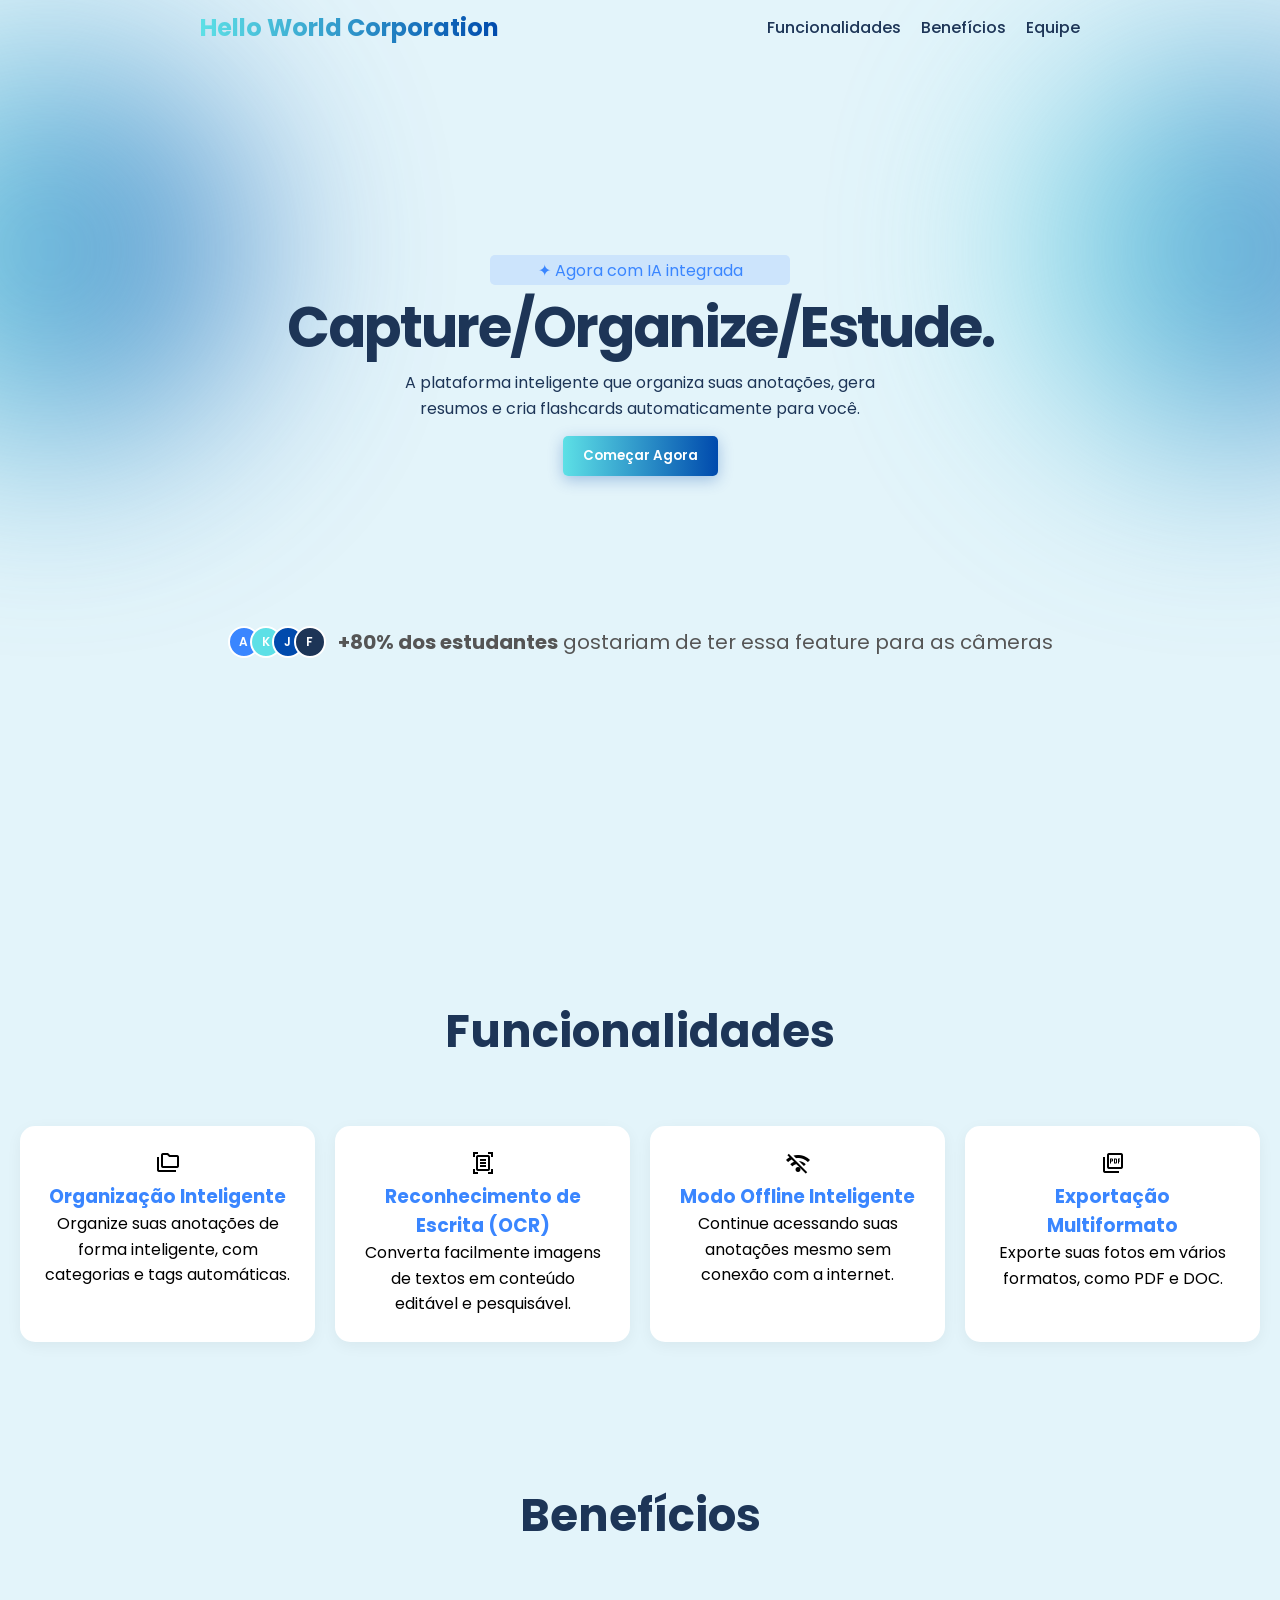
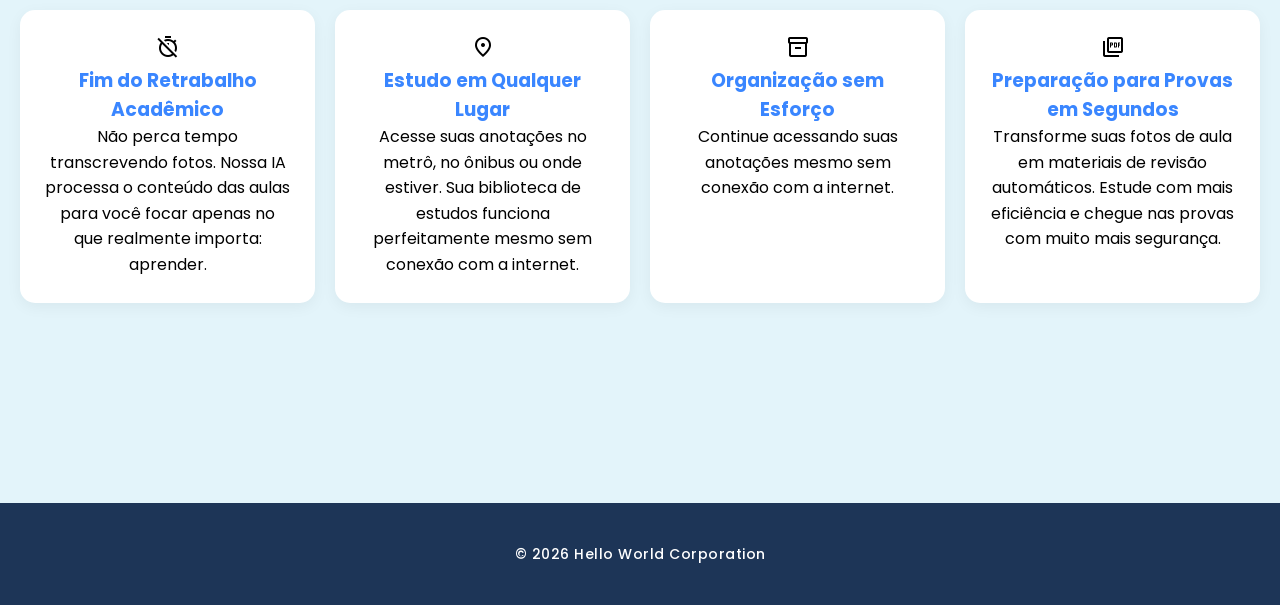
<file: index.html>
<!DOCTYPE html>
<html lang="en">
<head>
    <meta charset="UTF-8">
    <meta name="viewport" content="width=device-width, initial-scale=1.0">
    <title>Document</title>
    <!-- LINKS DE CSS -->
    <link rel="stylesheet" href="src/css/style.css">
    <!-- LINKS DE FONTES -->
    <link rel="preconnect" href="https://fonts.googleapis.com">
    <link rel="preconnect" href="https://fonts.gstatic.com" crossorigin>
    <link href="https://fonts.googleapis.com/css2?family=Inter:ital,opsz,wght@0,14..32,100..900;1,14..32,100..900&family=Poppins:ital,wght@0,100;0,200;0,300;0,400;0,500;0,600;0,700;0,800;0,900;1,100;1,200;1,300;1,400;1,500;1,600;1,700;1,800;1,900&display=swap" rel="stylesheet">
    

    <!-- LINKS DE ICONS -->
    <link rel="stylesheet" href="https://fonts.googleapis.com/css2?family=Material+Symbols+Outlined:opsz,wght,FILL,GRAD@24,400,0,0&icon_names=folder_copy" />
    <link rel="stylesheet" href="https://fonts.googleapis.com/css2?family=Material+Symbols+Outlined:opsz,wght,FILL,GRAD@24,400,0,0" />
</head>
<body>

    <header class="main-header">
        <div class="logo">
            <span>Hello World Corporation</span>
        </div>
        
        <nav class="nav-menu">
            <ul>
                <li><a href="#funcionalidades">Funcionalidades</a></li>
                <li><a href="#benefícios">Benefícios</a></li>
                <li><a href="#equipe">Equipe</a></li>
            </ul>
        </nav>
    </header>

    <main>
        <section class="hero">
            <span class="ia"> ✦ Agora com IA integrada</span>
            <h1>Capture<span>/</span>Organize<span>/</span>Estude.</h1>
            <p>A plataforma inteligente que organiza suas anotações, gera <br> resumos e cria flashcards automaticamente para você.</p>
            <button onclick="botaoComecar(this)" class="btn-primary">Começar Agora</button>
        </section>

        <div class="glow-sphere"></div>
        <div class="glow-sphere_right"></div>

        
            <div class="social-proof">
                <div class="avatars">
                    <div class="avatar" style="background: #3a86ff;">A</div>
                    <div class="avatar" style="background: #5de0e6;">K</div>
                    <div class="avatar" style="background: #004aad;">J</div>
                    <div class="avatar" style="background: #1d3557;">F</div>
                </div>
                <p><strong>+80% dos estudantes</strong> gostariam de ter essa feature para as câmeras</p>
            </div>

        <section class="features">
            <div class="features-header">
                <h1>Funcionalidades</h1>
            </div>

             <div class="features-grid">
                <div class="feature-card">
                    <span class="material-symbols-outlined">
                    folder_copy
                    </span>
                    <h3>Organização Inteligente</h3>
                    <p>Organize suas anotações de forma inteligente, com categorias e tags automáticas.</p>
                </div>

                <div class="feature-card">
                    <span class="material-symbols-outlined">
                    document_scanner
                    </span>
                    <h3>Reconhecimento de Escrita (OCR)</h3>
                    <p>Converta facilmente imagens de textos em conteúdo editável e pesquisável.</p>
                </div>

                <div class="feature-card">
                    <span class="material-symbols-outlined">
                    wifi_off
                    </span>
                    <h3>Modo Offline Inteligente</h3>
                    <p>Continue acessando suas anotações mesmo sem conexão com a internet.</p>
                </div>

                <div class="feature-card">
                    <span class="material-symbols-outlined">
                    picture_as_pdf
                    </span>
                    <h3>Exportação Multiformato</h3>
                    <p>Exporte suas fotos em vários formatos, como PDF e DOC.</p>
                </div>

               
            </div>

    </section>


    <section class="features">

        <div class="features-header">
                <h1>Benefícios</h1>
            </div>

             <div class="features-grid">
                <div class="feature-card">
                    <span class="material-symbols-outlined">
                    timer_off
                    </span>
                    <h3>Fim do Retrabalho Acadêmico</h3>
                    <p>Não perca tempo transcrevendo fotos. Nossa IA processa o conteúdo das aulas para você focar apenas no que realmente importa: aprender.</p>
                </div>

                <div class="feature-card">
                    <span class="material-symbols-outlined">
                    location_on
                    </span>
                    <h3>Estudo em Qualquer Lugar</h3>
                    <p>Acesse suas anotações no metrô, no ônibus ou onde estiver. Sua biblioteca de estudos funciona perfeitamente mesmo sem conexão com a internet.</p>
                </div>

                <div class="feature-card">
                    <span class="material-symbols-outlined">
                    inventory_2
                    </span>
                    <h3>Organização sem Esforço</h3>
                    <p>Continue acessando suas anotações mesmo sem conexão com a internet.</p>
                </div>

                <div class="feature-card">
                    <span class="material-symbols-outlined">
                    picture_as_pdf
                    </span>
                    <h3>Preparação para Provas em Segundos</h3>
                    <p>Transforme suas fotos de aula em materiais de revisão automáticos. Estude com mais eficiência e chegue nas provas com muito mais segurança.</p>
                </div>

               
            </div>

    </section>

    </main>

    <script src="/src/js/script.js"></script>
    <!--FOOTER/EQUIPE-->
    <footer id="equipe" class="main-footer">
           <div class ="footer-bottom">
               <p>&copy; 2026 Hello World Corporation</p>
           </div>
    </footer>
 </body>
</html>
</file>
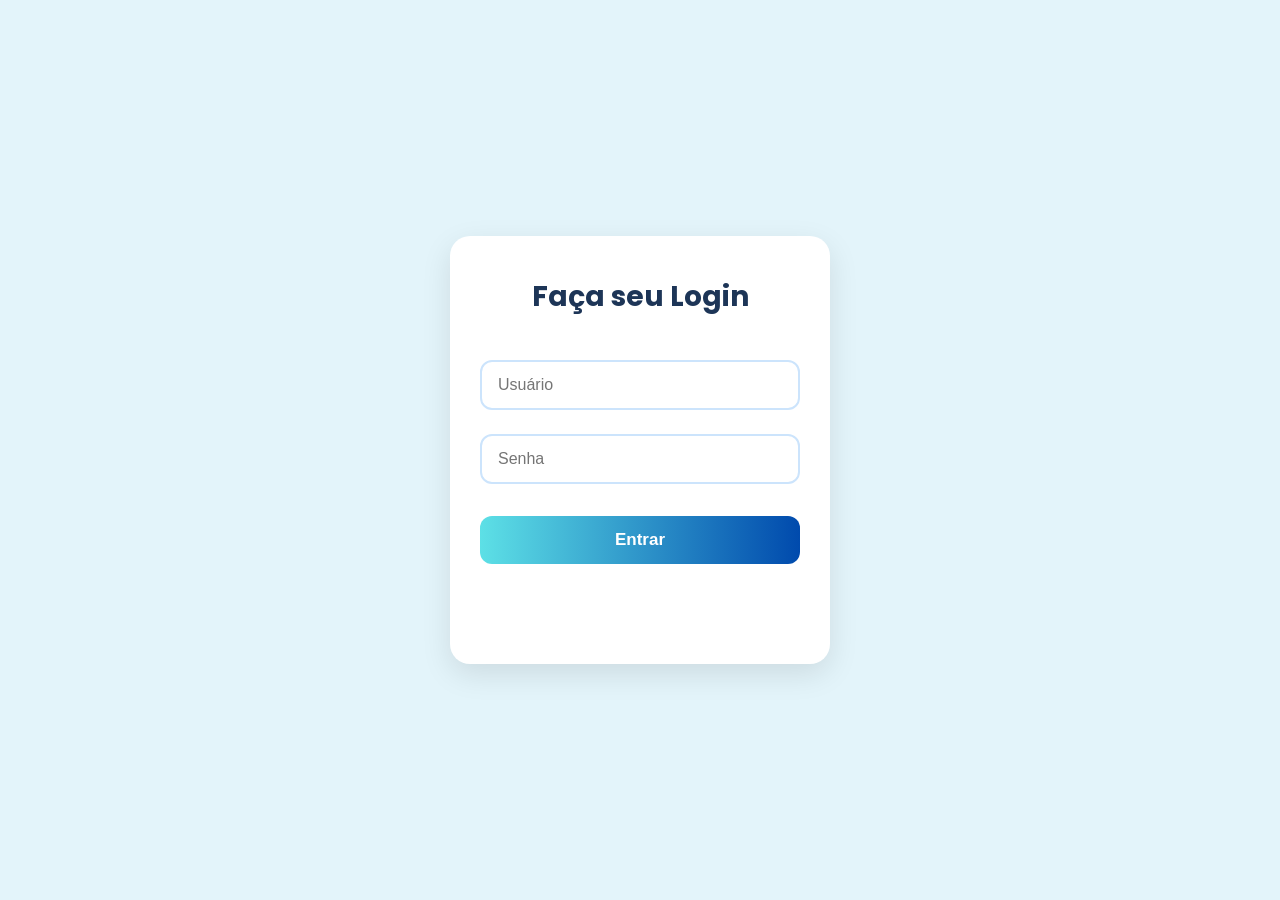
<file: src/login/login.html>
<!DOCTYPE html>
<html lang="pt-BR">
<head>
  <meta charset="UTF-8">
  <meta name="viewport" content="width=device-width, initial-scale=1.0">
  <title>Login - Hello World</title>
  
  <link rel="stylesheet" href="../../src/css/style.css"> <!-- Ajuste o caminho se necessário -->
  <link href="https://fonts.googleapis.com/css2?family=Poppins:wght@400;500;600&display=swap" rel="stylesheet">

  <style>
    :root {
      --primary-azure: #3a86ff;
      --light-blue: #e3f4fa;
      --span-blue: #cce4fc;
      --brand-gradient: linear-gradient(90deg, #5de0e6 0%, #004aad 100%);
      --dark-azure: #1d3557;
    }

    body {
      font-family: 'Poppins', sans-serif;
      background: var(--light-blue);
      display: flex;
      justify-content: center;
      align-items: center;
      min-height: 100vh;
      margin: 0;
    }

    .login-container {
      background: white;
      padding: 40px 30px;
      border-radius: 20px;
      box-shadow: 0 10px 30px rgba(0, 0, 0, 0.1);
      width: 100%;
      max-width: 380px;
      text-align: center;
    }

    h2 {
      color: var(--dark-azure);
      margin-bottom: 30px;
      font-size: 28px;
    }

    input {
      width: 100%;
      padding: 14px 16px;
      margin: 12px 0;
      border: 2px solid var(--span-blue);
      border-radius: 12px;
      font-size: 16px;
    }

    input:focus {
      outline: none;
      border-color: var(--primary-azure);
    }

    button {
      width: 100%;
      padding: 14px;
      margin: 20px 0;
      background: var(--brand-gradient);
      color: white;
      border: none;
      border-radius: 12px;
      font-size: 17px;
      font-weight: 600;
      cursor: pointer;
    }

    button:hover {
      transform: translateY(-2px);
      box-shadow: 0 8px 20px rgba(58, 134, 255, 0.3);
    }

    #mensagem { margin-top: 15px; font-size: 15px; min-height: 25px; }
  </style>
</head>
<body>

  <div class="login-container">
    <h2>Faça seu Login</h2>

    <input type="text" id="usuario" placeholder="Usuário">
    <input type="password" id="senha" placeholder="Senha">

    <button onclick="fazerLogin()">Entrar</button>

    <div id="mensagem"></div>
  </div>

  <script>
    const usuarios = [
      { usuario: "admin", senha: "123" },
      { usuario: "joao",  senha: "abc" },
      { usuario: "maria", senha: "456" }
    ];

    function fazerLogin() {
      let usuarioDigitado = document.getElementById("usuario").value.trim();
      let senhaDigitada = document.getElementById("senha").value.trim();
      let mensagem = document.getElementById("mensagem");

      mensagem.textContent = "";

      let usuarioEncontrado = usuarios.find(user => 
        user.usuario === usuarioDigitado && user.senha === senhaDigitada
      );

      if (usuarioEncontrado) {
        mensagem.style.color = "green";
        mensagem.textContent = "✅ Login realizado! Redirecionando...";

        // Redireciona para o site final após 1 segundo
        setTimeout(() => {
          window.location.href = "https://jovifrontend.netlify.app";
        }, 1200);

      } else {
        mensagem.style.color = "#e63939";
        mensagem.textContent = "❌ Usuário ou senha incorretos!";
      }
    }
  </script>
</body>
</html>
</file>
<file: src/css/style.css>
*{
    padding: 0;
    margin: 0;
    box-sizing: border-box;
}

:root {
    --font-family: 'Poppins', sans-serif;
    --primary-azure: #3a86ff;
    --light-blue: #e3f4fa;
    --span-blue: #cce4fc;
    --brand-gradient: linear-gradient(90deg, #5de0e6 0%, #004aad 100%);      
    --dark-azure: #1d3557;         
}


html {
    max-width: 100%;
    overflow-x: hidden; /* Esconde qualquer coisa que tente sair pela direita ou esquerda */
}

.main-header{
    display: flex;
    justify-content: space-between;
    align-items: center;
    border-radius: 5px;
    margin-top: 10px;
}
.nav-menu ul {
    display: flex;       
    list-style: none;   
    gap: 20px;           
    margin: 0 200px 0 0;
    padding: 0;
}

.nav-menu ul li a {
    text-decoration: none;    /* Remove o sublinhado padrão */
    color: var(--dark-azure); /* Usa o azul escuro da sua marca */
    font-family: var(--font-family);
    font-weight: 500;
    font-size: 16px;
    transition: 0.3s;         /* Deixa a mudança de cor suave */
}


.nav-menu a:hover {
    color: var(--primary-azure); 
}

.logo {
    font-size: 24px;
    font-weight: 700;
    background: var(--brand-gradient);
    -webkit-background-clip: text;
    -webkit-text-fill-color: transparent;
    margin-left: 200px;
}
body {
    font-family: var(--font-family);
    color: var(--text-light);
    background-color: var(--light-blue);
}


a{
    text-decoration: none;
    color: black;
}


h1, h2, h3 {
    font-weight: 700; 
    color: var(--primary-blue);
}

p {
    font-weight: 400; 
    line-height: 1.6;
}

.ia{
    display: flex;
    background-color: var(--span-blue);
    width: 300px;
    height: 30px;
    border-radius: 5px;
    align-items: center;
    justify-content: center;
    color: var(--primary-azure);
}

main {
    display: flex;
    flex-direction: column;
    align-items: center;
    margin-top: 20px;
}
                         /* Estilos para a seção hero */
.hero {
    display: flex;
    flex-direction: column;
    align-items: center;
    text-align: center;
    margin-top: 190px;
    color: var(--dark-azure);
}

.hero button {
    background: var(--brand-gradient);
    border: none;
    box-shadow: 0 4px 15px rgba(0, 74, 173, 0.3);
    padding: 10px 20px;
    border-radius: 5px;
    cursor: pointer;
    margin-top: 15px;
    font-family: var(--font-family);
    font-weight: 600;
    color: white;
}

.hero h1{
    font-size: 3.5rem;
    letter-spacing: -2px;
}

.glow-sphere {
    position: absolute;
    top: 50px;          
    right: -150px;      
    width: 400px;
    height: 400px;
    background: var(--brand-gradient); 
    border-radius: 50%;
    filter: blur(100px); 
    opacity: 0.7;
    z-index: -1;         
}

.glow-sphere_right {
    position: absolute;
    top: 50px;          
    left: -150px;      
    width: 400px;
    height: 400px;
    background: var(--brand-gradient); 
    border-radius: 50%;
    filter: blur(100px); 
    opacity: 0.7;
    z-index: -1;         
}

.social-proof {
    display: flex;
    align-items: center;
    gap: 12px;
    font-size: 20px;
    color: #555;
    padding-top: 50px;
    margin-top: 100px;
    margin-bottom: 200px;
}

.avatars {
    display: flex;
}

.avatar {
    width: 32px;
    height: 32px;
    border-radius: 50%;       
    border: 2px solid white;   
    margin-left: -10px;        
    display: flex;
    align-items: center;
    justify-content: center;
    font-size: 12px;
    font-weight: 600;
    color: white;
}

.avatars .avatar:first-child {
    margin-left: 0;            
}

.features{
    display: flex;
    flex-direction: column;
    align-items: center;
    margin-top: 120px;
    margin-top: 140px;
}




.features-header{
    display: flex;
    flex-direction: column;
    align-items: center; /* Isso força os filhos a irem para a esquerda */
    width: 100%;            
    max-width: 1000px;       
    margin-bottom: 60px;
    text-align: left;       /*Alinhamento do texto */
}



.features-grid{
    display: flex;
    flex-direction: row;
    justify-content: flex-start;
    gap: 20px;
    flex-wrap: wrap;
    width: 100%;
    padding: 0 20px; /*Adiciona um pouco de padding para evitar que os cards encostem nas bordas */
}

.features-header h1{
    font-size: 45px;
    text-align: center;
    color: var(--dark-azure);
}


.feature-card{
    background: white;        
    padding: 25px;
    border-radius: 15px;      
    flex: 1;                  
    text-align: center;        
    box-shadow: 0 4px 15px rgba(0, 0, 0, 0.05);
}

.feature-card:hover {
    box-shadow: 0 8px 30px rgba(0, 0, 0, 0.1); 
    transform: translateY(-5px); 
    transition: ease;

}



.feature-card h3{
    color: var(--primary-azure);
}

/* Estilos para o Footer */
.main-footer {
    background: var(--dark-azure);
    padding: 40px 20px;
    margin-top: 200px;
    text-align: center;
}

.footer-bottom {
    display: flex;
    justify-content: center;
    align-items: center;
}

.footer-bottom p {
    color: white;
    font-size: 14px;
    font-weight: 500;
    letter-spacing: 0.5px;
}
</file>
